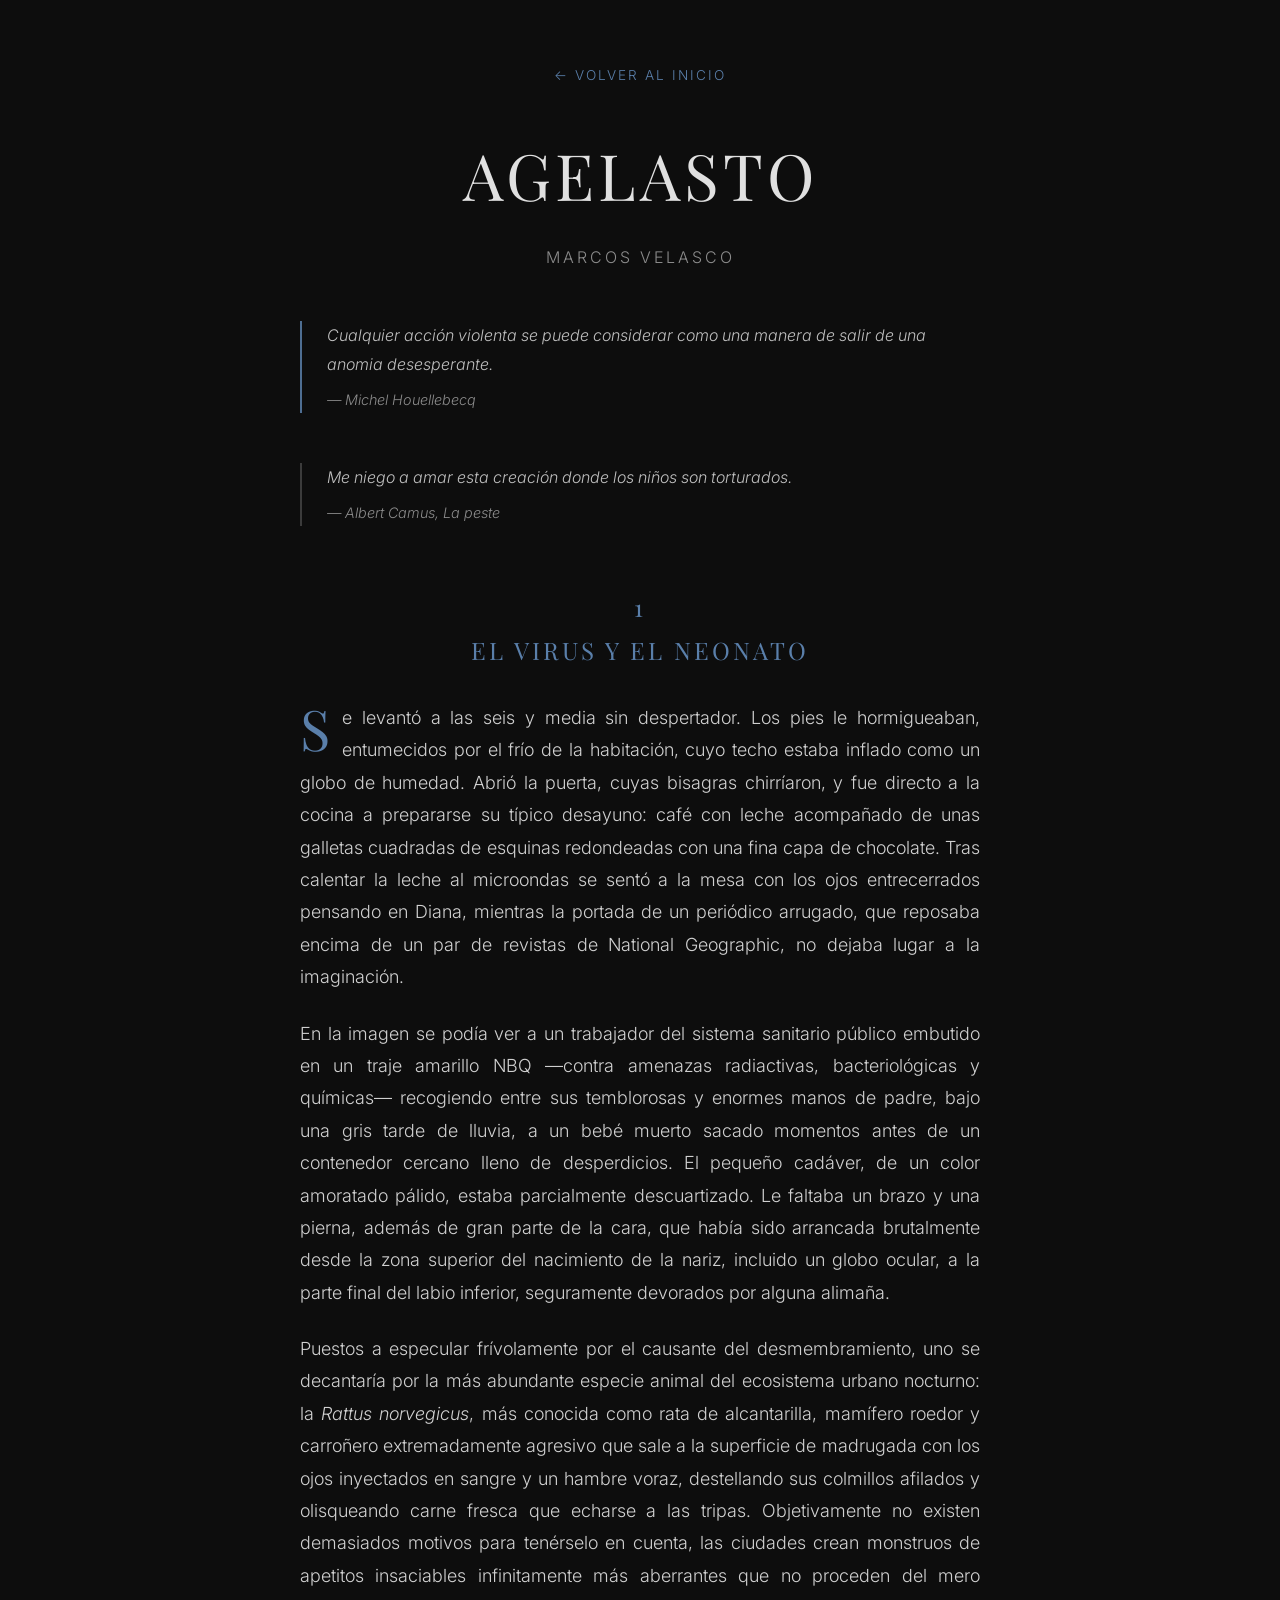
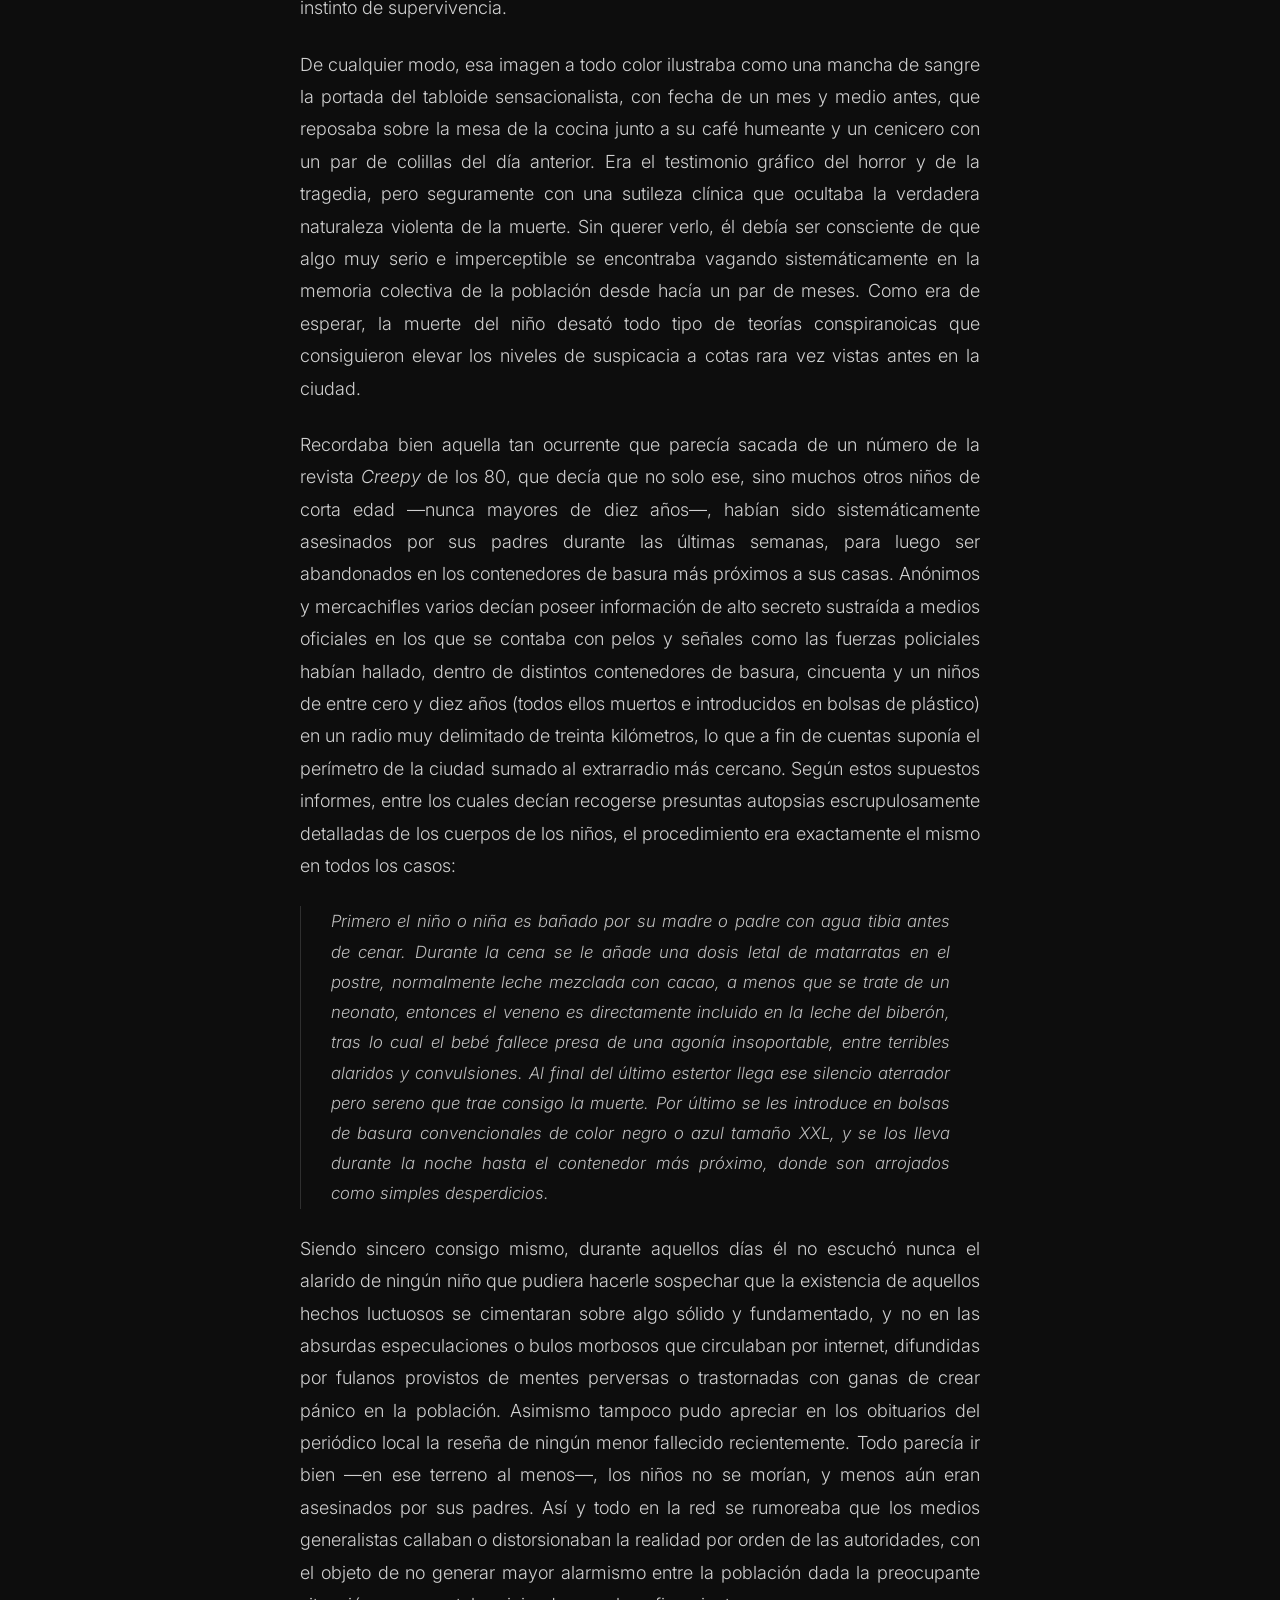
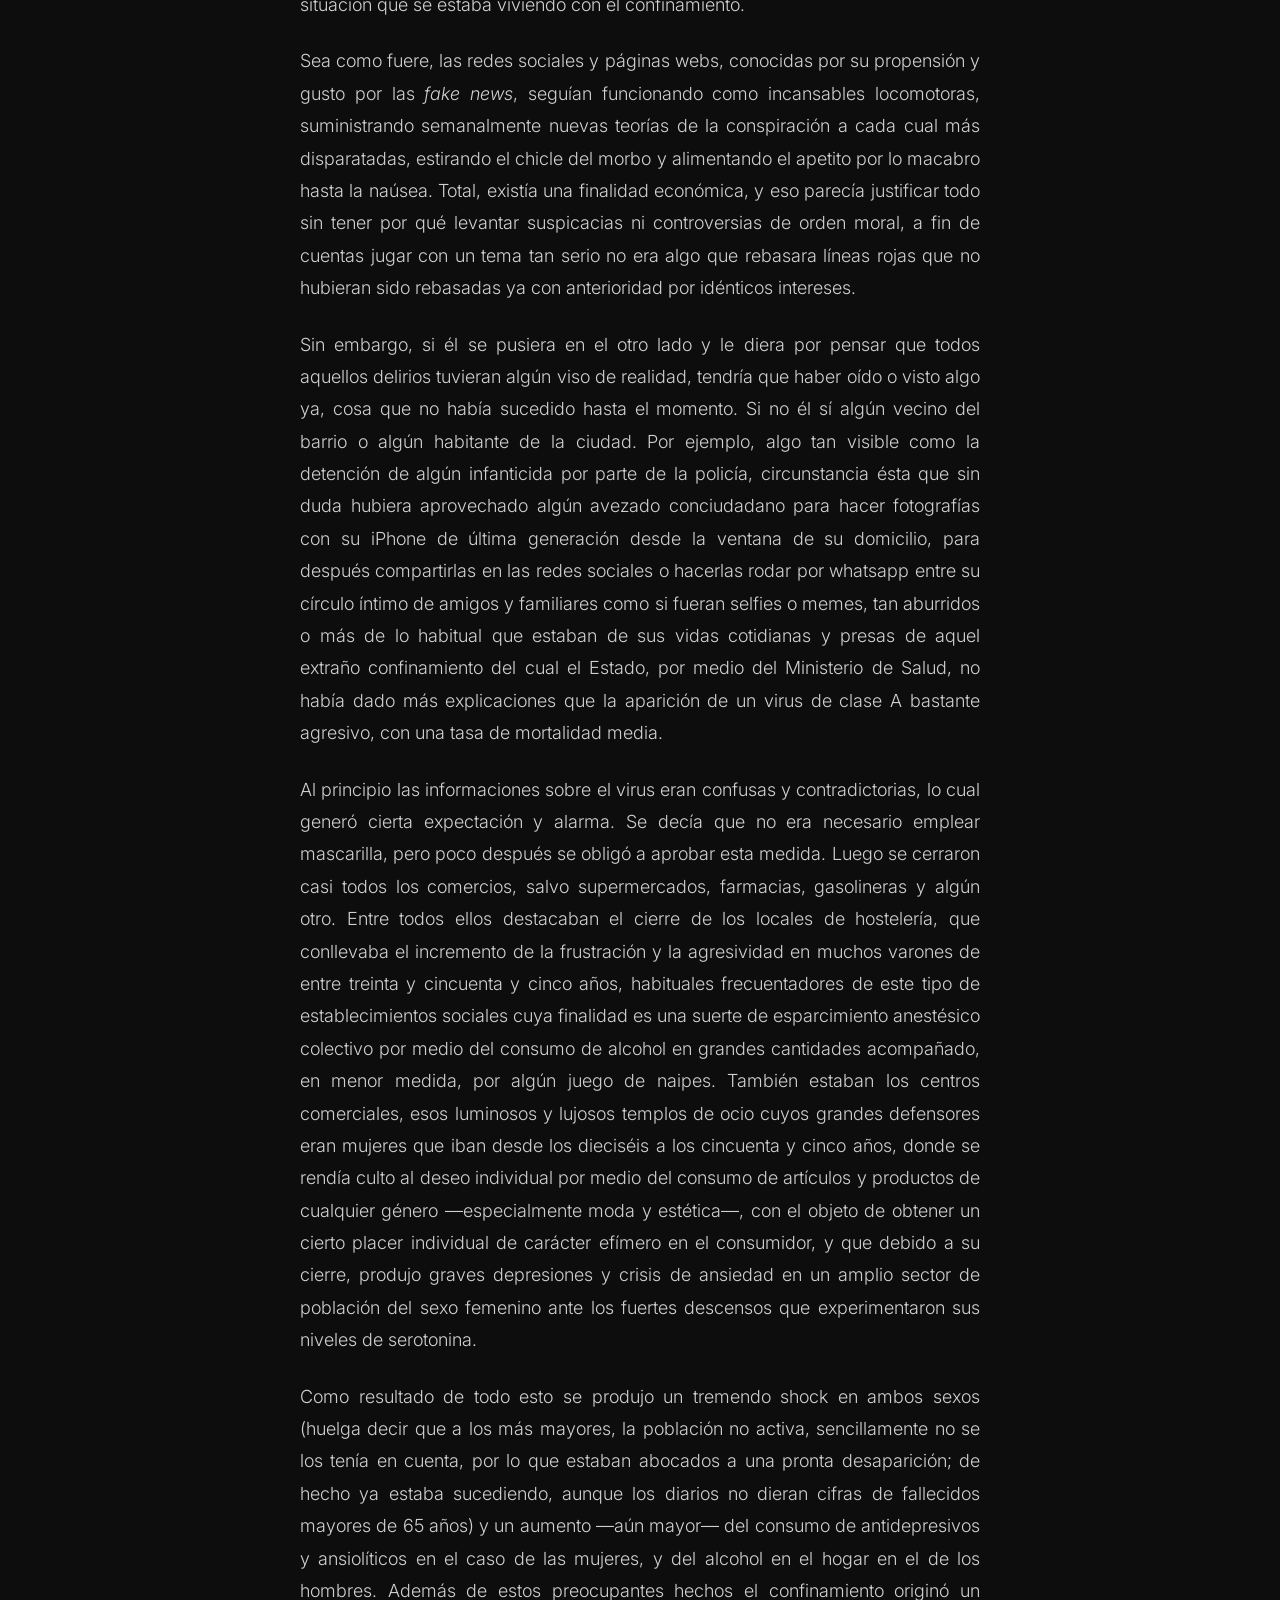
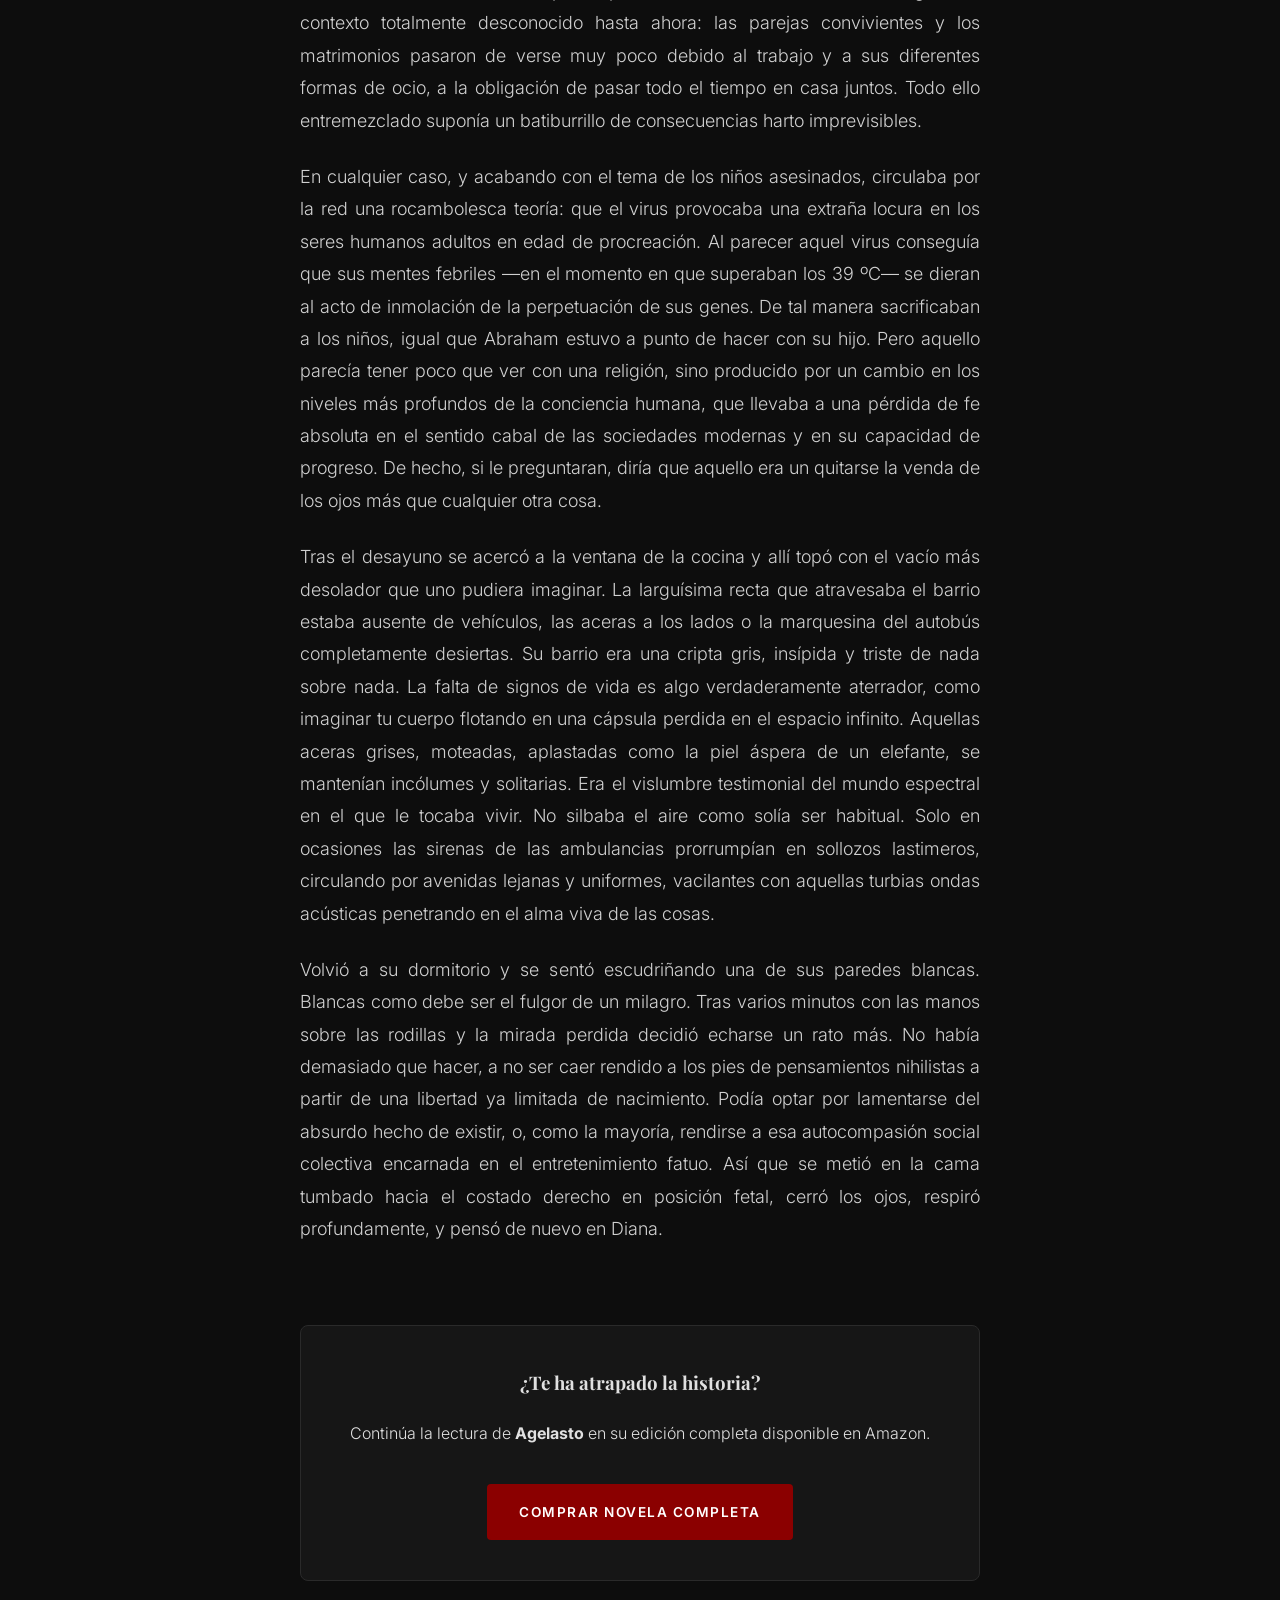
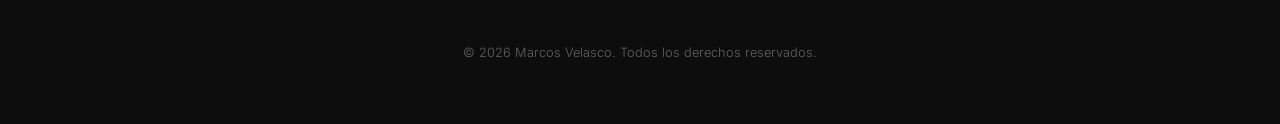
<file: agelasto.html>
<!DOCTYPE html>
<html lang="es">
<head>
    <meta charset="UTF-8">
    <meta name="viewport" content="width=device-width, initial-scale=1.0">
    
    <!-- SEO Básico -->
    <title>Agelasto - Capítulo 1 | Marcos Velasco</title>
    <meta name="description" content="Lee el primer capítulo de 'Agelasto', la nueva novela de Marcos Velasco. Un thriller filosófico sobre el colapso social y la condición humana.">
    
    <!-- Google Analytics (Tu código original) -->
    <script async src="https://www.googletagmanager.com/gtag/js?id=G-WTJYJR229C"></script>
    <script>
      window.dataLayer = window.dataLayer || [];
      function gtag(){dataLayer.push(arguments);}
      gtag('js', new Date());
      gtag('config', 'G-WTJYJR229C');
    </script>

    <!-- Fuentes -->
    <link rel="preconnect" href="https://fonts.googleapis.com">
    <link rel="preconnect" href="https://fonts.gstatic.com" crossorigin>
    <link href="https://fonts.googleapis.com/css2?family=Inter:wght@300;400&family=Playfair+Display:ital,wght@0,400..900;1,400..900&display=swap" rel="stylesheet">
    
    <style>
        :root { 
            --bg: #0d0d0d; 
            --text: #e0e0e0; 
            --accent: #5a7faa; /* Un poco más suave para mejor contraste en lectura */
        }
        body { 
            background: var(--bg); 
            color: var(--text); 
            font-family: 'Inter', sans-serif; 
            line-height: 1.8; 
            margin: 0; 
            font-weight: 300; 
        }
        .container { 
            max-width: 680px; /* Ligeramente más estrecho para óptima legibilidad (60-75 caracteres por línea) */
            margin: 0 auto; 
            padding: 60px 20px; 
        }
        header { 
            text-align: center; 
            margin-bottom: 50px; 
        }
        .back-link { 
            color: var(--accent); 
            text-decoration: none; 
            font-size: 0.85rem; 
            text-transform: uppercase; 
            letter-spacing: 2px; 
            transition: 0.3s; 
            display: inline-block;
            margin-bottom: 20px;
        }
        .back-link:hover { 
            color: white; 
            transform: translateX(-3px);
        }
        
        h1 { 
            font-family: 'Playfair Display', serif; 
            font-size: clamp(2.5rem, 8vw, 4rem); 
            margin: 10px 0; 
            font-weight: 400; 
            text-transform: uppercase; 
            letter-spacing: 4px; 
        }
        .author-name { 
            font-size: 1rem; 
            opacity: 0.6; 
            letter-spacing: 3px; 
            text-transform: uppercase; 
            margin-bottom: 40px; 
        }
        
        .quote-box { 
            margin: 50px 0; 
            border-left: 2px solid var(--accent); 
            padding-left: 25px; 
            font-style: italic; 
            opacity: 0.85; 
        }
        .quote-box p { margin: 8px 0; }
        
        .chapter-title { 
            font-family: 'Playfair Display', serif; 
            font-size: 1.5rem; 
            color: var(--accent); 
            margin: 60px 0 30px; 
            text-align: center; 
            text-transform: uppercase; 
            letter-spacing: 3px; 
        }
        
        .novel-text { 
            font-size: 1.125rem; 
            color: #d0d0d0; 
            text-align: justify; 
            hyphens: auto; 
        }
        .novel-text p { margin-bottom: 1.5rem; }
        
        /* Letra capital mejorada */
        .novel-text p:first-of-type::first-letter { 
            font-family: 'Playfair Display', serif; 
            font-size: 3.5rem; 
            float: left; 
            line-height: 0.8; 
            margin-right: 12px; 
            margin-top: 4px;
            color: var(--accent); 
        }

        .compra-final { 
            background: #161616; 
            padding: 40px 30px; 
            margin-top: 80px; 
            text-align: center; 
            border: 1px solid #2a2a2a; 
            border-radius: 8px; 
        }
        .compra-final h3 { font-family: 'Playfair Display', serif; margin-top: 0; }
        .btn-amazon { 
            background: #8b0000; 
            color: white; 
            padding: 16px 32px; 
            text-decoration: none; 
            display: inline-block; 
            letter-spacing: 1.5px; 
            text-transform: uppercase; 
            font-size: 0.85rem; 
            font-weight: 600;
            margin-top: 20px; 
            border-radius: 4px;
            transition: 0.3s; 
        }
        .btn-amazon:hover { 
            background: #a50000; 
            transform: translateY(-3px); 
            box-shadow: 0 4px 15px rgba(139, 0, 0, 0.4);
        }

        @media (max-width: 600px) { 
            .novel-text { text-align: left; hyphens: none; } /* En móvil, justificado + guiones puede verse raro */
            .container { padding: 40px 15px; }
        }
    </style>
</head>
<body>

    <div class="container">
        <header>
            <a href="index.html" class="back-link">← Volver al inicio</a>
            <h1>AGELASTO</h1>
            <div class="author-name">Marcos Velasco</div>
        </header>

        <div class="quote-box">
            <p>Cualquier acción violenta se puede considerar como una manera de salir de una anomia desesperante.</p>
            <p style="font-size: 0.9rem; opacity: 0.7;">— Michel Houellebecq</p>
        </div>

        <div class="quote-box" style="border-color: #444;">
            <p>Me niego a amar esta creación donde los niños son torturados.</p>
            <p style="font-size: 0.9rem; opacity: 0.7;">— Albert Camus, <em>La peste</em></p>
        </div>

        <div class="chapter-title">1<br>El virus y el neonato</div>

        <article class="novel-text">
            <p>Se levantó a las seis y media sin despertador. Los pies le hormigueaban, entumecidos por el frío de la habitación, cuyo techo estaba inflado como un globo de humedad. Abrió la puerta, cuyas bisagras chirríaron, y fue directo a la cocina a prepararse su típico desayuno: café con leche acompañado de unas galletas cuadradas de esquinas redondeadas con una fina capa de chocolate. Tras calentar la leche al microondas se sentó a la mesa con los ojos entrecerrados pensando en Diana, mientras la portada de un periódico arrugado, que reposaba encima de un par de revistas de National Geographic, no dejaba lugar a la imaginación.</p>

            <p>En la imagen se podía ver a un trabajador del sistema sanitario público embutido en un traje amarillo NBQ —contra amenazas radiactivas, bacteriológicas y químicas— recogiendo entre sus temblorosas y enormes manos de padre, bajo una gris tarde de lluvia, a un bebé muerto sacado momentos antes de un contenedor cercano lleno de desperdicios. El pequeño cadáver, de un color amoratado pálido, estaba parcialmente descuartizado. Le faltaba un brazo y una pierna, además de gran parte de la cara, que había sido arrancada brutalmente desde la zona superior del nacimiento de la nariz, incluido un globo ocular, a la parte final del labio inferior, seguramente devorados por alguna alimaña.</p>

            <p>Puestos a especular frívolamente por el causante del desmembramiento, uno se decantaría por la más abundante especie animal del ecosistema urbano nocturno: la <em>Rattus norvegicus</em>, más conocida como rata de alcantarilla, mamífero roedor y carroñero extremadamente agresivo que sale a la superficie de madrugada con los ojos inyectados en sangre y un hambre voraz, destellando sus colmillos afilados y olisqueando carne fresca que echarse a las tripas. Objetivamente no existen demasiados motivos para tenérselo en cuenta, las ciudades crean monstruos de apetitos insaciables infinitamente más aberrantes que no proceden del mero instinto de supervivencia.</p>

            <p>De cualquier modo, esa imagen a todo color ilustraba como una mancha de sangre la portada del tabloide sensacionalista, con fecha de un mes y medio antes, que reposaba sobre la mesa de la cocina junto a su café humeante y un cenicero con un par de colillas del día anterior. Era el testimonio gráfico del horror y de la tragedia, pero seguramente con una sutileza clínica que ocultaba la verdadera naturaleza violenta de la muerte. Sin querer verlo, él debía ser consciente de que algo muy serio e imperceptible se encontraba vagando sistemáticamente en la memoria colectiva de la población desde hacía un par de meses. Como era de esperar, la muerte del niño desató todo tipo de teorías conspiranoicas que consiguieron elevar los niveles de suspicacia a cotas rara vez vistas antes en la ciudad.</p>

            <p>Recordaba bien aquella tan ocurrente que parecía sacada de un número de la revista <em>Creepy</em> de los 80, que decía que no solo ese, sino muchos otros niños de corta edad —nunca mayores de diez años—, habían sido sistemáticamente asesinados por sus padres durante las últimas semanas, para luego ser abandonados en los contenedores de basura más próximos a sus casas. Anónimos y mercachifles varios decían poseer información de alto secreto sustraída a medios oficiales en los que se contaba con pelos y señales como las fuerzas policiales habían hallado, dentro de distintos contenedores de basura, cincuenta y un niños de entre cero y diez años (todos ellos muertos e introducidos en bolsas de plástico) en un radio muy delimitado de treinta kilómetros, lo que a fin de cuentas suponía el perímetro de la ciudad sumado al extrarradio más cercano. Según estos supuestos informes, entre los cuales decían recogerse presuntas autopsias escrupulosamente detalladas de los cuerpos de los niños, el procedimiento era exactamente el mismo en todos los casos:</p>

            <p style="padding: 0 30px; font-style: italic; font-size: 1.05rem; opacity: 0.9; border-left: 1px solid #333;">Primero el niño o niña es bañado por su madre o padre con agua tibia antes de cenar. Durante la cena se le añade una dosis letal de matarratas en el postre, normalmente leche mezclada con cacao, a menos que se trate de un neonato, entonces el veneno es directamente incluido en la leche del biberón, tras lo cual el bebé fallece presa de una agonía insoportable, entre terribles alaridos y convulsiones. Al final del último estertor llega ese silencio aterrador pero sereno que trae consigo la muerte. Por último se les introduce en bolsas de basura convencionales de color negro o azul tamaño XXL, y se los lleva durante la noche hasta el contenedor más próximo, donde son arrojados como simples desperdicios.</p>

            <p>Siendo sincero consigo mismo, durante aquellos días él no escuchó nunca el alarido de ningún niño que pudiera hacerle sospechar que la existencia de aquellos hechos luctuosos se cimentaran sobre algo sólido y fundamentado, y no en las absurdas especulaciones o bulos morbosos que circulaban por internet, difundidas por fulanos provistos de mentes perversas o trastornadas con ganas de crear pánico en la población. Asimismo tampoco pudo apreciar en los obituarios del periódico local la reseña de ningún menor fallecido recientemente. Todo parecía ir bien —en ese terreno al menos—, los niños no se morían, y menos aún eran asesinados por sus padres. Así y todo en la red se rumoreaba que los medios generalistas callaban o distorsionaban la realidad por orden de las autoridades, con el objeto de no generar mayor alarmismo entre la población dada la preocupante situación que se estaba viviendo con el confinamiento.</p>

            <p>Sea como fuere, las redes sociales y páginas webs, conocidas por su propensión y gusto por las <em>fake news</em>, seguían funcionando como incansables locomotoras, suministrando semanalmente nuevas teorías de la conspiración a cada cual más disparatadas, estirando el chicle del morbo y alimentando el apetito por lo macabro hasta la naúsea. Total, existía una finalidad económica, y eso parecía justificar todo sin tener por qué levantar suspicacias ni controversias de orden moral, a fin de cuentas jugar con un tema tan serio no era algo que rebasara líneas rojas que no hubieran sido rebasadas ya con anterioridad por idénticos intereses.</p>

            <p>Sin embargo, si él se pusiera en el otro lado y le diera por pensar que todos aquellos delirios tuvieran algún viso de realidad, tendría que haber oído o visto algo ya, cosa que no había sucedido hasta el momento. Si no él sí algún vecino del barrio o algún habitante de la ciudad. Por ejemplo, algo tan visible como la detención de algún infanticida por parte de la policía, circunstancia ésta que sin duda hubiera aprovechado algún avezado conciudadano para hacer fotografías con su iPhone de última generación desde la ventana de su domicilio, para después compartirlas en las redes sociales o hacerlas rodar por whatsapp entre su círculo íntimo de amigos y familiares como si fueran selfies o memes, tan aburridos o más de lo habitual que estaban de sus vidas cotidianas y presas de aquel extraño confinamiento del cual el Estado, por medio del Ministerio de Salud, no había dado más explicaciones que la aparición de un virus de clase A bastante agresivo, con una tasa de mortalidad media.</p>

            <p>Al principio las informaciones sobre el virus eran confusas y contradictorias, lo cual generó cierta expectación y alarma. Se decía que no era necesario emplear mascarilla, pero poco después se obligó a aprobar esta medida. Luego se cerraron casi todos los comercios, salvo supermercados, farmacias, gasolineras y algún otro. Entre todos ellos destacaban el cierre de los locales de hostelería, que conllevaba el incremento de la frustración y la agresividad en muchos varones de entre treinta y cincuenta y cinco años, habituales frecuentadores de este tipo de establecimientos sociales cuya finalidad es una suerte de esparcimiento anestésico colectivo por medio del consumo de alcohol en grandes cantidades acompañado, en menor medida, por algún juego de naipes. También estaban los centros comerciales, esos luminosos y lujosos templos de ocio cuyos grandes defensores eran mujeres que iban desde los dieciséis a los cincuenta y cinco años, donde se rendía culto al deseo individual por medio del consumo de artículos y productos de cualquier género —especialmente moda y estética—, con el objeto de obtener un cierto placer individual de carácter efímero en el consumidor, y que debido a su cierre, produjo graves depresiones y crisis de ansiedad en un amplio sector de población del sexo femenino ante los fuertes descensos que experimentaron sus niveles de serotonina.</p>

            <p>Como resultado de todo esto se produjo un tremendo shock en ambos sexos (huelga decir que a los más mayores, la población no activa, sencillamente no se los tenía en cuenta, por lo que estaban abocados a una pronta desaparición; de hecho ya estaba sucediendo, aunque los diarios no dieran cifras de fallecidos mayores de 65 años) y un aumento —aún mayor— del consumo de antidepresivos y ansiolíticos en el caso de las mujeres, y del alcohol en el hogar en el de los hombres. Además de estos preocupantes hechos el confinamiento originó un contexto totalmente desconocido hasta ahora: las parejas convivientes y los matrimonios pasaron de verse muy poco debido al trabajo y a sus diferentes formas de ocio, a la obligación de pasar todo el tiempo en casa juntos. Todo ello entremezclado suponía un batiburrillo de consecuencias harto imprevisibles.</p>

            <p>En cualquier caso, y acabando con el tema de los niños asesinados, circulaba por la red una rocambolesca teoría: que el virus provocaba una extraña locura en los seres humanos adultos en edad de procreación. Al parecer aquel virus conseguía que sus mentes febriles —en el momento en que superaban los 39 ºC— se dieran al acto de inmolación de la perpetuación de sus genes. De tal manera sacrificaban a los niños, igual que Abraham estuvo a punto de hacer con su hijo. Pero aquello parecía tener poco que ver con una religión, sino producido por un cambio en los niveles más profundos de la conciencia humana, que llevaba a una pérdida de fe absoluta en el sentido cabal de las sociedades modernas y en su capacidad de progreso. De hecho, si le preguntaran, diría que aquello era un quitarse la venda de los ojos más que cualquier otra cosa.</p>

            <p>Tras el desayuno se acercó a la ventana de la cocina y allí topó con el vacío más desolador que uno pudiera imaginar. La larguísima recta que atravesaba el barrio estaba ausente de vehículos, las aceras a los lados o la marquesina del autobús completamente desiertas. Su barrio era una cripta gris, insípida y triste de nada sobre nada. La falta de signos de vida es algo verdaderamente aterrador, como imaginar tu cuerpo flotando en una cápsula perdida en el espacio infinito. Aquellas aceras grises, moteadas, aplastadas como la piel áspera de un elefante, se mantenían incólumes y solitarias. Era el vislumbre testimonial del mundo espectral en el que le tocaba vivir. No silbaba el aire como solía ser habitual. Solo en ocasiones las sirenas de las ambulancias prorrumpían en sollozos lastimeros, circulando por avenidas lejanas y uniformes, vacilantes con aquellas turbias ondas acústicas penetrando en el alma viva de las cosas.</p>

            <p>Volvió a su dormitorio y se sentó escudriñando una de sus paredes blancas. Blancas como debe ser el fulgor de un milagro. Tras varios minutos con las manos sobre las rodillas y la mirada perdida decidió echarse un rato más. No había demasiado que hacer, a no ser caer rendido a los pies de pensamientos nihilistas a partir de una libertad ya limitada de nacimiento. Podía optar por lamentarse del absurdo hecho de existir, o, como la mayoría, rendirse a esa autocompasión social colectiva encarnada en el entretenimiento fatuo. Así que se metió en la cama tumbado hacia el costado derecho en posición fetal, cerró los ojos, respiró profundamente, y pensó de nuevo en Diana.</p>
        </article>

        <div class="compra-final">
            <h3>¿Te ha atrapado la historia?</h3>
            <p>Continúa la lectura de <strong>Agelasto</strong> en su edición completa disponible en Amazon.</p>
            <a href="https://www.amazon.es/Agelasto-Marcos-Pérez-Velasco/dp/B0F4QNHPDY" target="_blank" class="btn-amazon">Comprar Novela Completa</a>
        </div>
        
        <footer style="text-align: center; margin-top: 60px; opacity: 0.4; font-size: 0.8rem;">
            © 2026 Marcos Velasco. Todos los derechos reservados.
        </footer>
    </div>

</body>
</html>
</file>
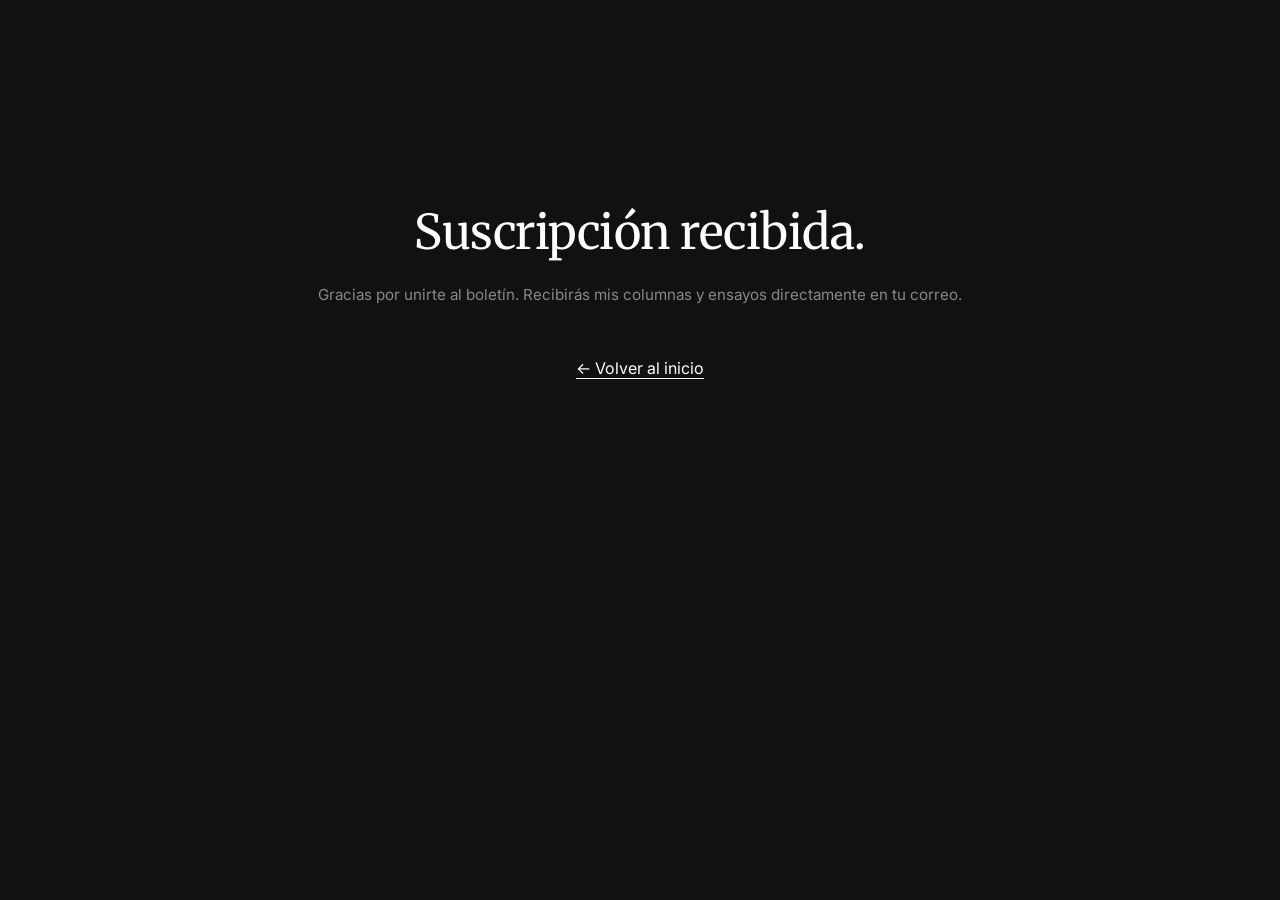
<file: gracias.html>
<!DOCTYPE html>
   <html lang="es">
   <head>
     <meta charset="UTF-8">
     <meta name="viewport" content="width=device-width, initial-scale=1.0">
     <title>Suscripción confirmada | Marcos Velasco</title>
     <link rel="stylesheet" href="style.css">
   </head>
   <body>
     <div class="container" style="text-align: center; padding-top: 10rem;">
       <h1>Suscripción recibida.</h1>
       <p class="text-muted">Gracias por unirte al boletín. Recibirás mis columnas y ensayos directamente en tu correo.</p>
       <p style="margin-top: 3rem;"><a href="/" style="border-bottom: 1px solid var(--accent);">← Volver al inicio</a></p>
     </div>
   </body>
   </html>
</file>
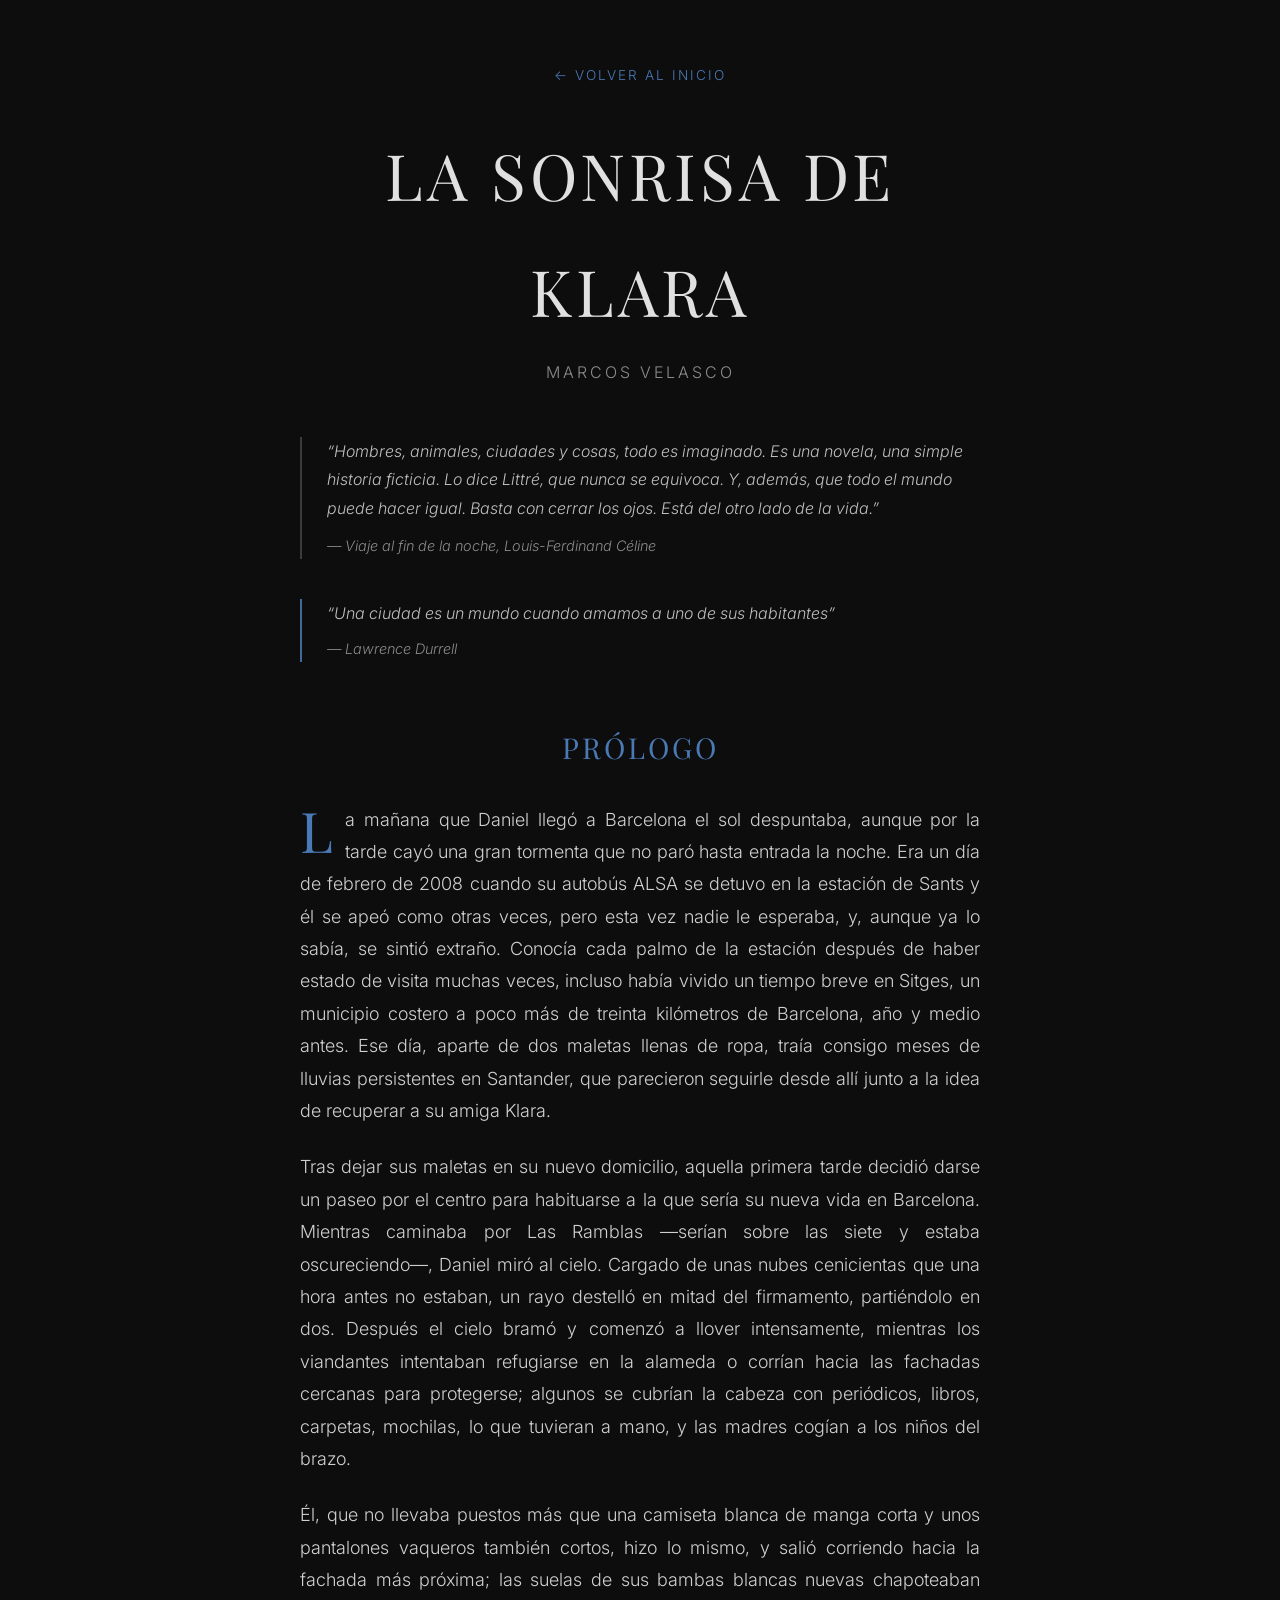
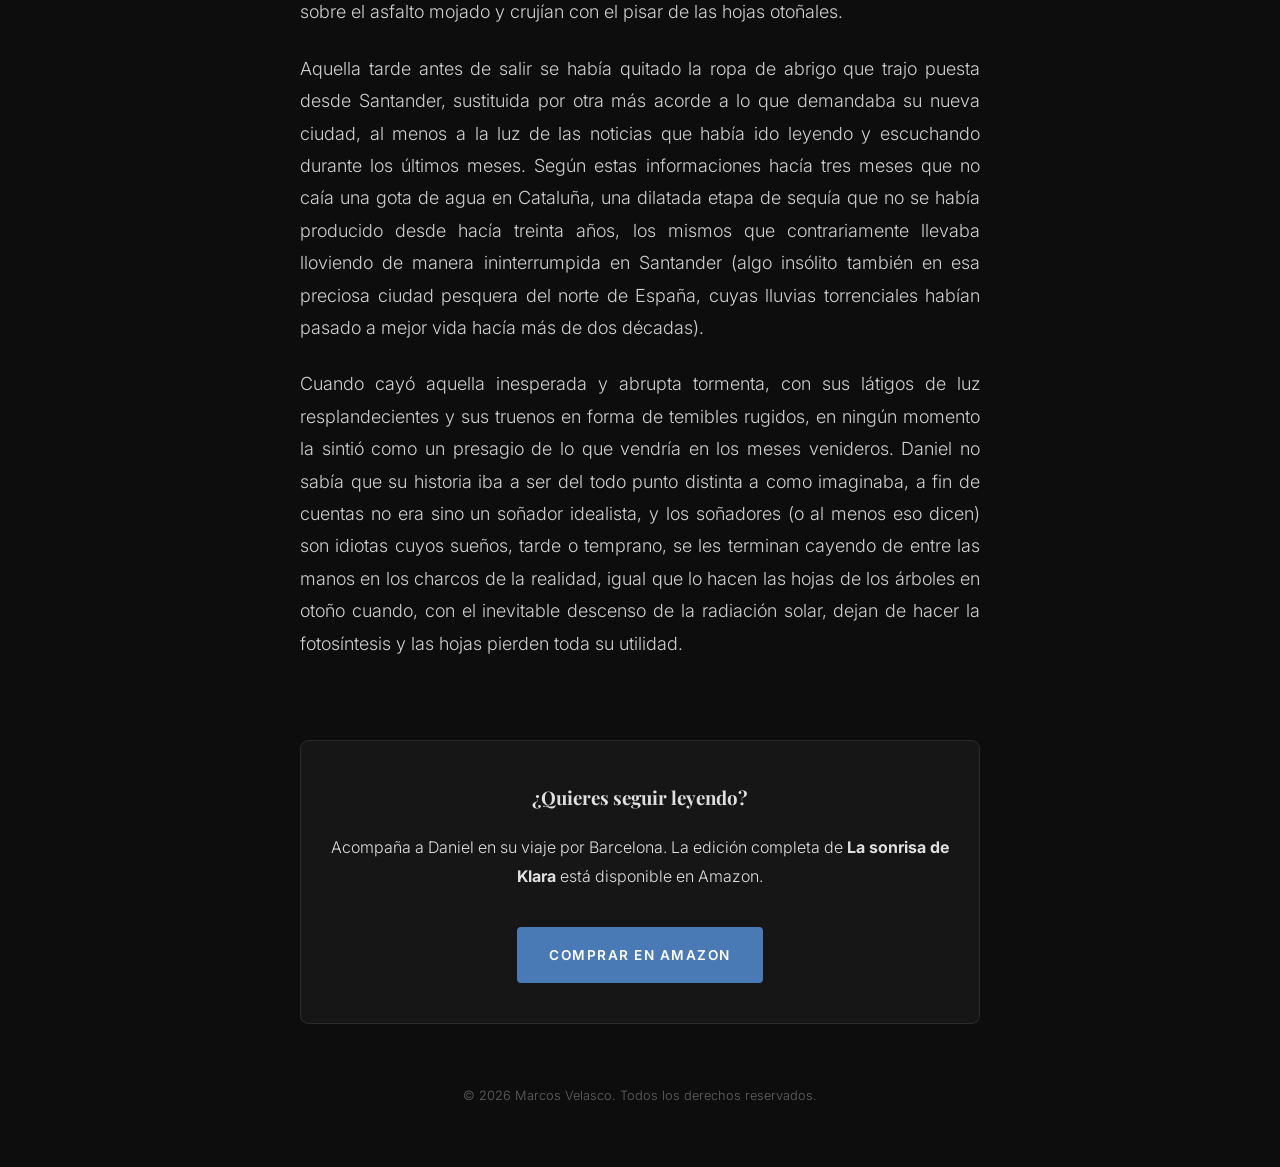
<file: la-sonrisa-de-klara.html>
<!DOCTYPE html>
<html lang="es">
<head>
    <meta charset="UTF-8">
    <meta name="viewport" content="width=device-width, initial-scale=1.0">
    
    <!-- SEO Básico -->
    <title>La sonrisa de Klara - Prólogo | Marcos Velasco</title>
    <meta name="description" content="Lee el prólogo de 'La sonrisa de Klara', la nueva novela de Marcos Velasco. Un viaje literario por Barcelona, la memoria y los lazos que nos unen.">
    
    <!-- Google Analytics -->
    <script async src="https://www.googletagmanager.com/gtag/js?id=G-WTJYJR229C"></script>
    <script>
      window.dataLayer = window.dataLayer || [];
      function gtag(){dataLayer.push(arguments);}
      gtag('js', new Date());
      gtag('config', 'G-WTJYJR229C');
    </script>

    <!-- Fuentes -->
    <link rel="preconnect" href="https://fonts.googleapis.com">
    <link rel="preconnect" href="https://fonts.gstatic.com" crossorigin>
    <link href="https://fonts.googleapis.com/css2?family=Inter:wght@300;400&family=Playfair+Display:ital,wght@0,400..900;1,400..900&display=swap" rel="stylesheet">
    
    <style>
        :root { 
            --bg: #0d0d0d; 
            --text: #e0e0e0; 
            --accent: #4a7ab5; /* Azul Klara */
        }
        body { 
            background: var(--bg); 
            color: var(--text); 
            font-family: 'Inter', sans-serif; 
            line-height: 1.8; 
            margin: 0; 
            font-weight: 300; 
        }
        .container { 
            max-width: 680px; 
            margin: 0 auto; 
            padding: 60px 20px; 
        }
        header { 
            text-align: center; 
            margin-bottom: 50px; 
        }
        .back-link { 
            color: var(--accent); 
            text-decoration: none; 
            font-size: 0.85rem; 
            text-transform: uppercase; 
            letter-spacing: 2px; 
            transition: 0.3s; 
            display: inline-block;
            margin-bottom: 20px;
        }
        .back-link:hover { 
            color: white; 
            transform: translateX(-3px);
        }
        
        h1 { 
            font-family: 'Playfair Display', serif; 
            font-size: clamp(2.5rem, 8vw, 4rem); 
            margin: 10px 0; 
            font-weight: 400; 
            text-transform: uppercase; 
            letter-spacing: 4px; 
        }
        .author-name { 
            font-size: 1rem; 
            opacity: 0.6; 
            letter-spacing: 3px; 
            text-transform: uppercase; 
            margin-bottom: 40px; 
        }
        
        .quote-box { 
            margin: 40px 0; 
            border-left: 2px solid var(--accent); 
            padding-left: 25px; 
            font-style: italic; 
            opacity: 0.85; 
        }
        .quote-box p { margin: 8px 0; }
        
        .chapter-title { 
            font-family: 'Playfair Display', serif; 
            font-size: 1.8rem; 
            color: var(--accent); 
            margin: 60px 0 30px; 
            text-align: center; 
            text-transform: uppercase; 
            letter-spacing: 3px; 
        }
        
        .novel-text { 
            font-size: 1.125rem; 
            color: #d0d0d0; 
            text-align: justify; 
            hyphens: auto; 
        }
        .novel-text p { margin-bottom: 1.5rem; }
        
        /* Letra capital */
        .novel-text p:first-of-type::first-letter { 
            font-family: 'Playfair Display', serif; 
            font-size: 3.5rem; 
            float: left; 
            line-height: 0.8; 
            margin-right: 12px; 
            margin-top: 4px;
            color: var(--accent); 
        }

        .compra-final { 
            background: #161616; 
            padding: 40px 30px; 
            margin-top: 80px; 
            text-align: center; 
            border: 1px solid #2a2a2a; 
            border-radius: 8px; 
        }
        .compra-final h3 { font-family: 'Playfair Display', serif; margin-top: 0; }
        .btn-amazon { 
            background: var(--accent); 
            color: white; 
            padding: 16px 32px; 
            text-decoration: none; 
            display: inline-block; 
            letter-spacing: 1.5px; 
            text-transform: uppercase; 
            font-size: 0.85rem; 
            font-weight: 600;
            margin-top: 20px; 
            border-radius: 4px;
            transition: 0.3s; 
        }
        .btn-amazon:hover { 
            filter: brightness(1.15);
            transform: translateY(-3px); 
            box-shadow: 0 4px 15px rgba(74, 122, 181, 0.3);
        }

        @media (max-width: 600px) { 
            .novel-text { text-align: left; hyphens: none; } 
            .container { padding: 40px 15px; }
        }
    </style>
</head>
<body>

    <div class="container">
        <header>
            <a href="index.html" class="back-link">← Volver al inicio</a>
            <h1>LA SONRISA DE KLARA</h1>
            <div class="author-name">Marcos Velasco</div>
        </header>

        <div class="quote-box" style="border-color: #444;">
            <p>“Hombres, animales, ciudades y cosas, todo es imaginado. Es una novela, una simple historia ficticia. Lo dice Littré, que nunca se equivoca. Y, además, que todo el mundo puede hacer igual. Basta con cerrar los ojos. Está del otro lado de la vida.”</p>
            <p style="font-size: 0.9rem; opacity: 0.7; margin-top: 10px;">— <em>Viaje al fin de la noche</em>, Louis-Ferdinand Céline</p>
        </div>

        <div class="quote-box">
            <p>“Una ciudad es un mundo cuando amamos a uno de sus habitantes”</p>
            <p style="font-size: 0.9rem; opacity: 0.7;">— Lawrence Durrell</p>
        </div>

        <div class="chapter-title">Prólogo</div>

        <article class="novel-text">
            <p>La mañana que Daniel llegó a Barcelona el sol despuntaba, aunque por la tarde cayó una gran tormenta que no paró hasta entrada la noche. Era un día de febrero de 2008 cuando su autobús ALSA se detuvo en la estación de Sants y él se apeó como otras veces, pero esta vez nadie le esperaba, y, aunque ya lo sabía, se sintió extraño. Conocía cada palmo de la estación después de haber estado de visita muchas veces, incluso había vivido un tiempo breve en Sitges, un municipio costero a poco más de treinta kilómetros de Barcelona, año y medio antes. Ese día, aparte de dos maletas llenas de ropa, traía consigo meses de lluvias persistentes en Santander, que parecieron seguirle desde allí junto a la idea de recuperar a su amiga Klara.</p>

            <p>Tras dejar sus maletas en su nuevo domicilio, aquella primera tarde decidió darse un paseo por el centro para habituarse a la que sería su nueva vida en Barcelona. Mientras caminaba por Las Ramblas —serían sobre las siete y estaba oscureciendo—, Daniel miró al cielo. Cargado de unas nubes cenicientas que una hora antes no estaban, un rayo destelló en mitad del firmamento, partiéndolo en dos. Después el cielo bramó y comenzó a llover intensamente, mientras los viandantes intentaban refugiarse en la alameda o corrían hacia las fachadas cercanas para protegerse; algunos se cubrían la cabeza con periódicos, libros, carpetas, mochilas, lo que tuvieran a mano, y las madres cogían a los niños del brazo.</p>

            <p>Él, que no llevaba puestos más que una camiseta blanca de manga corta y unos pantalones vaqueros también cortos, hizo lo mismo, y salió corriendo hacia la fachada más próxima; las suelas de sus bambas blancas nuevas chapoteaban sobre el asfalto mojado y crujían con el pisar de las hojas otoñales.</p>

            <p>Aquella tarde antes de salir se había quitado la ropa de abrigo que trajo puesta desde Santander, sustituida por otra más acorde a lo que demandaba su nueva ciudad, al menos a la luz de las noticias que había ido leyendo y escuchando durante los últimos meses. Según estas informaciones hacía tres meses que no caía una gota de agua en Cataluña, una dilatada etapa de sequía que no se había producido desde hacía treinta años, los mismos que contrariamente llevaba lloviendo de manera ininterrumpida en Santander (algo insólito también en esa preciosa ciudad pesquera del norte de España, cuyas lluvias torrenciales habían pasado a mejor vida hacía más de dos décadas).</p>

            <p>Cuando cayó aquella inesperada y abrupta tormenta, con sus látigos de luz resplandecientes y sus truenos en forma de temibles rugidos, en ningún momento la sintió como un presagio de lo que vendría en los meses venideros. Daniel no sabía que su historia iba a ser del todo punto distinta a como imaginaba, a fin de cuentas no era sino un soñador idealista, y los soñadores (o al menos eso dicen) son idiotas cuyos sueños, tarde o temprano, se les terminan cayendo de entre las manos en los charcos de la realidad, igual que lo hacen las hojas de los árboles en otoño cuando, con el inevitable descenso de la radiación solar, dejan de hacer la fotosíntesis y las hojas pierden toda su utilidad.</p>
        </article>

        <div class="compra-final">
            <h3>¿Quieres seguir leyendo?</h3>
            <p>Acompaña a Daniel en su viaje por Barcelona. La edición completa de <strong>La sonrisa de Klara</strong> está disponible en Amazon.</p>
            <a href="https://www.amazon.es/sonrisa-Klara-Marcos-Pérez-Velasco/dp/B0D949N1S3" target="_blank" class="btn-amazon">Comprar en Amazon</a>
        </div>

        <footer style="text-align: center; margin-top: 60px; opacity: 0.4; font-size: 0.8rem;">
            © 2026 Marcos Velasco. Todos los derechos reservados.
        </footer>
    </div>

</body>
</html>
</file>
<file: style.css>
/* MINIMALISMO CLÍNICO-EXISTENCIAL */
@import url('https://fonts.googleapis.com/css2?family=Merriweather:wght@300;400;700&family=Inter:wght@300;400;500&display=swap');

:root {
  --bg: #111111;
  --card-bg: #1a1a1a;
  --text: #e0e0e0;
  --text-muted: #888888;
  --accent: #ffffff;
  --border: #333333;
  --font-serif: 'Merriweather', 'Georgia', serif;
  --font-sans: 'Inter', system-ui, -apple-system, sans-serif;
  --max-width: 720px;
}

* { box-sizing: border-box; margin: 0; padding: 0; }

body {
  background: var(--bg);
  color: var(--text);
  font-family: var(--font-sans);
  line-height: 1.7;
  padding: 2rem 1.5rem;
}

a { color: var(--accent); text-decoration: none; transition: opacity 0.2s; }
a:hover { opacity: 0.7; }

.container { max-width: var(--max-width); margin: 0 auto; }

/* Header */
header { padding-bottom: 2rem; border-bottom: 1px solid var(--border); margin-bottom: 3rem; text-align: center; }
nav a { margin: 0 0.8rem; font-size: 0.85rem; text-transform: uppercase; letter-spacing: 1.5px; color: var(--text-muted); }
nav a:hover { color: var(--accent); }

/* Tipografía */
h1, h2, h3 { font-family: var(--font-serif); color: var(--accent); font-weight: 400; }
h1 { font-size: clamp(2rem, 5vw, 3rem); margin-bottom: 0.5rem; letter-spacing: -0.5px; }
h2 { font-size: 1.4rem; text-transform: uppercase; letter-spacing: 2px; margin: 3rem 0 1.5rem; text-align: center; }
h3 { font-size: 1.2rem; margin-bottom: 0.5rem; }

p { margin-bottom: 1.5rem; color: #cccccc; }
.text-muted { color: var(--text-muted); font-size: 0.95rem; }

/* Tarjetas (Novelas / Relatos) */
.card { background: var(--card-bg); border: 1px solid var(--border); padding: 2rem; margin-bottom: 1.5rem; text-align: center; transition: border-color 0.3s; }
.card:hover { border-color: #555; }
.card img { max-width: 140px; margin-bottom: 1.5rem; box-shadow: 0 4px 12px rgba(0,0,0,0.5); }

/* Botones */
.btn { display: inline-block; padding: 0.6rem 1.2rem; font-size: 0.8rem; text-transform: uppercase; letter-spacing: 1px; margin: 0.3rem; border: 1px solid var(--border); transition: all 0.2s; }
.btn-primary { background: var(--accent); color: var(--bg); border-color: var(--accent); }
.btn-primary:hover { background: #ccc; border-color: #ccc; }
.btn-secondary:hover { border-color: var(--accent); color: var(--accent); }

/* Columna Preview */
.columna-preview { margin-top: 4rem; padding: 2rem; border-left: 2px solid var(--accent); background: rgba(255,255,255,0.02); }

/* --- NEWSLETTER (NUEVO) --- */
.newsletter {
  margin-top: 5rem;
  padding: 3rem 2rem;
  border-top: 1px solid var(--border);
  border-bottom: 1px solid var(--border);
  text-align: center;
}
.newsletter h2 {
  font-family: var(--font-serif);
  font-size: 1.4rem;
  margin-bottom: 1rem;
  text-transform: uppercase;
  letter-spacing: 2px;
}
.newsletter p {
  color: var(--text-muted);
  margin-bottom: 2rem;
  max-width: 500px;
  margin-left: auto;
  margin-right: auto;
}
.newsletter-form {
  display: flex;
  justify-content: center;
  max-width: 450px;
  margin: 0 auto;
  border: 1px solid var(--border);
}
.newsletter-form input {
  flex: 1;
  background: transparent;
  border: none;
  padding: 1rem;
  color: var(--text);
  font-family: var(--font-sans);
  font-size: 0.9rem;
  outline: none;
}
.newsletter-form input::placeholder { color: #555; }
.newsletter-form button {
  background: var(--accent);
  color: var(--bg);
  border: none;
  padding: 0 1.5rem;
  font-family: var(--font-sans);
  font-size: 0.8rem;
  text-transform: uppercase;
  letter-spacing: 1px;
  cursor: pointer;
  transition: background 0.2s;
}
.newsletter-form button:hover { background: #ccc; }
.newsletter-note { font-size: 0.75rem; color: #444; margin-top: 1rem; }

/* Footer */
footer { margin-top: 5rem; padding-top: 2rem; text-align: center; font-size: 0.8rem; color: var(--text-muted); }
</file>
